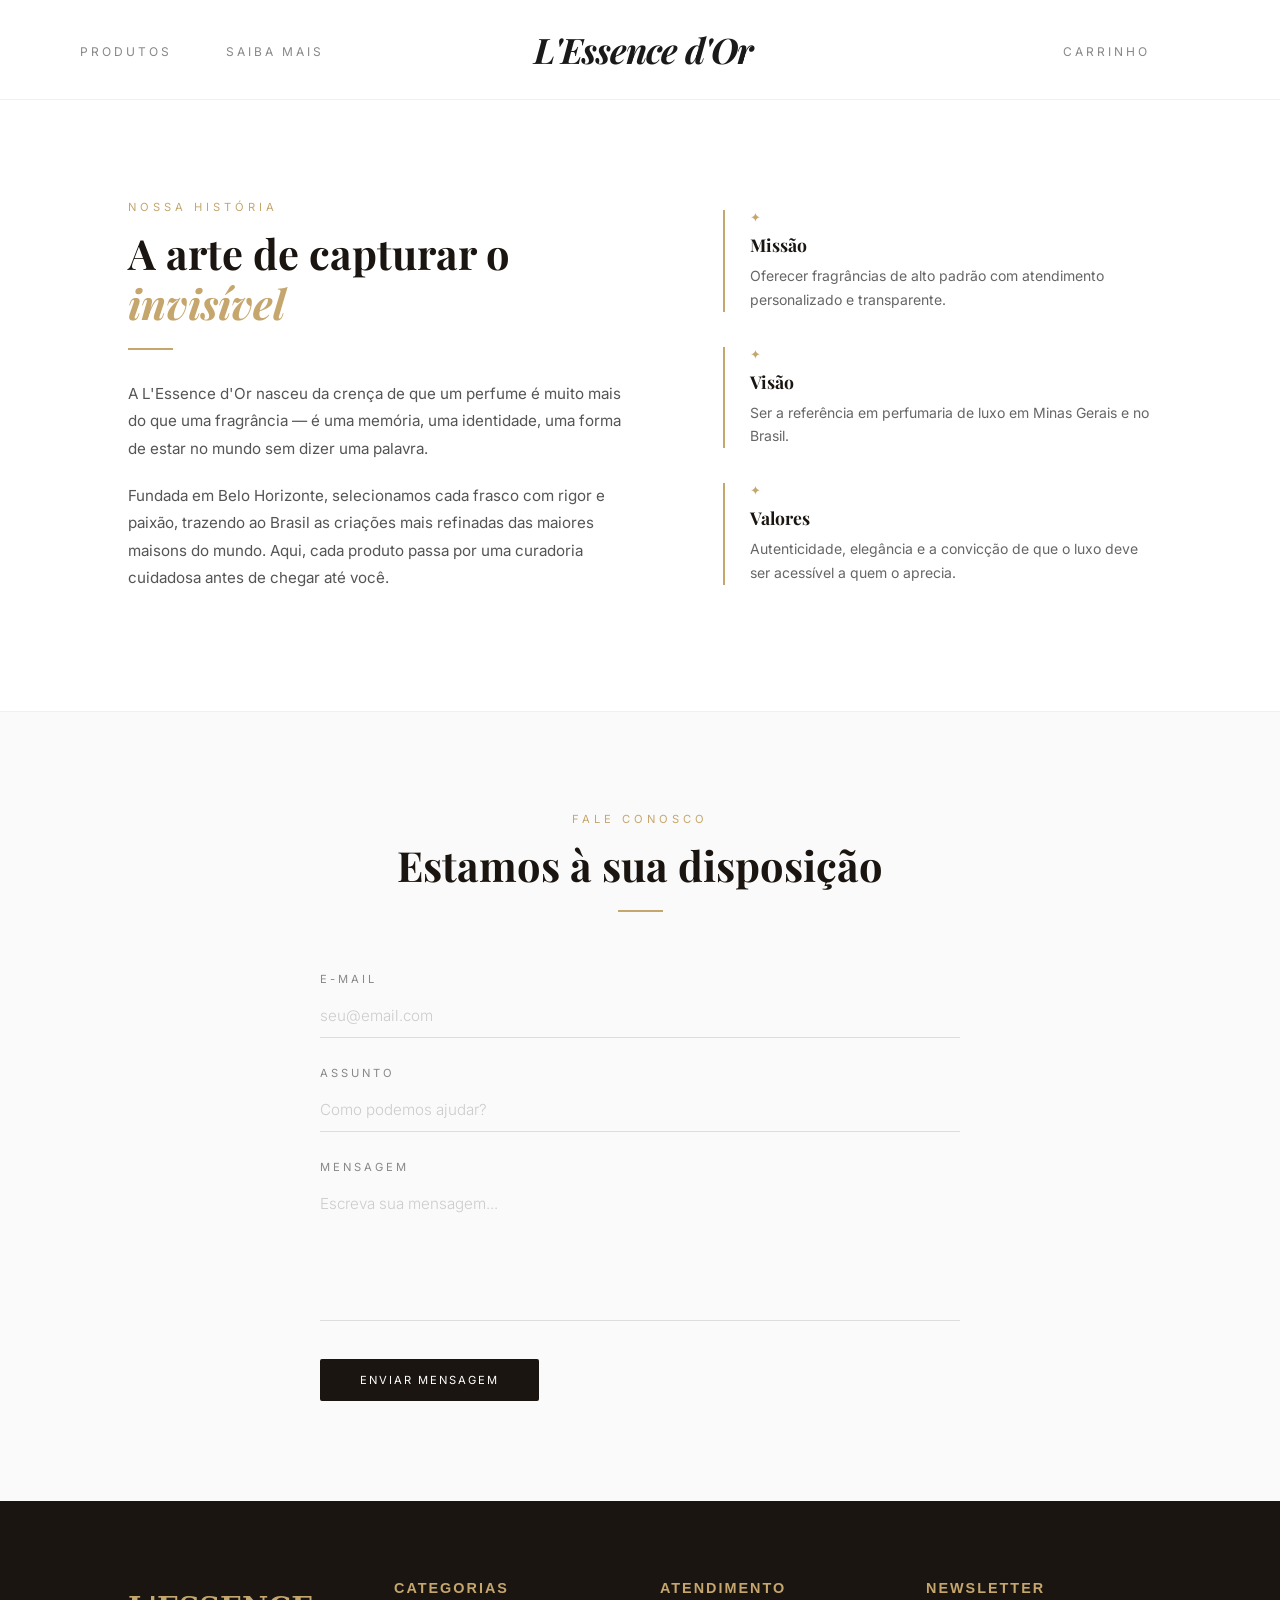
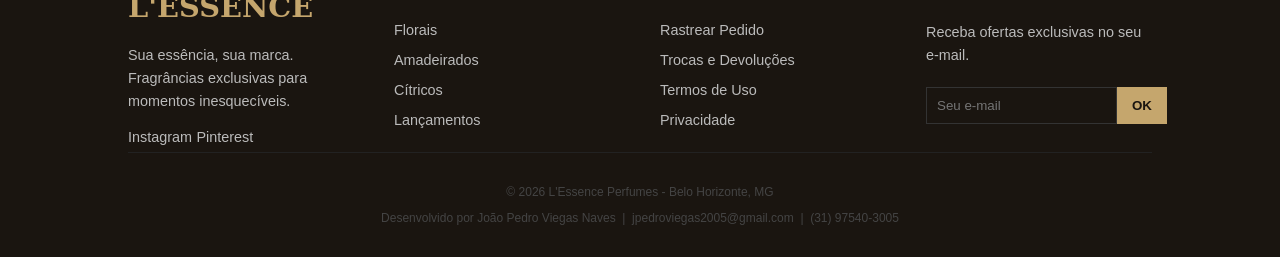
<file: pages/saibaMais.html>
<!DOCTYPE html>
<html lang="pt-BR">
<head>
    <meta charset="UTF-8">
    <meta name="viewport" content="width=device-width, initial-scale=1.0">
    <title>Saiba Mais — L'Essence d'Or</title>
    <link rel="stylesheet" href="./saibaMais.css">
    <link href="https://fonts.googleapis.com/css2?family=Playfair+Display:ital,wght@0,400;0,700;1,700&family=Inter:wght@300;400;500&display=swap" rel="stylesheet">
</head>
<body>
    <!-- ===== CABECARIO ===== -->
    <header class="cabecario">
        <nav class="menu">
            <a href="produtos.html">Produtos</a>
            <a href="saibaMais.html">Saiba Mais</a>
        </nav>
        <a href="../index.html" style="text-decoration: none;">
            <h1 class="titulo">L'Essence d'Or</h1>
        </a>
        <nav class="menu">
            <a class="carrinho" href="#">Carrinho</a>
        </nav>
    </header>
    <!-- ===== SOBRE NÓS ===== -->
    <main>
        <section class="sobre">
            <div class="sobre-texto">
                <p class="sobre-label">Nossa História</p>
                <h2 class="sobre-titulo">A arte de capturar o <em>invisível</em></h2>
                <div class="linha-dourada"></div>
                <p class="sobre-paragrafo">
                    A L'Essence d'Or nasceu da crença de que um perfume é muito mais do que uma fragrância — é uma memória, uma identidade, uma forma de estar no mundo sem dizer uma palavra.
                </p>
                <p class="sobre-paragrafo">
                    Fundada em Belo Horizonte, selecionamos cada frasco com rigor e paixão, trazendo ao Brasil as criações mais refinadas das maiores maisons do mundo. Aqui, cada produto passa por uma curadoria cuidadosa antes de chegar até você.
                </p>
            </div>

            <div class="sobre-missao">
                <div class="missao-item">
                    <span class="missao-icone">✦</span>
                    <h4>Missão</h4>
                    <p>Oferecer fragrâncias de alto padrão com atendimento personalizado e transparente.</p>
                </div>
                <div class="missao-item">
                    <span class="missao-icone">✦</span>
                    <h4>Visão</h4>
                    <p>Ser a referência em perfumaria de luxo em Minas Gerais e no Brasil.</p>
                </div>
                <div class="missao-item">
                    <span class="missao-icone">✦</span>
                    <h4>Valores</h4>
                    <p>Autenticidade, elegância e a convicção de que o luxo deve ser acessível a quem o aprecia.</p>
                </div>
            </div>
        </section>

        <!-- ===== FALE CONOSCO ===== -->
        <section class="contato">
            <div class="contato-header">
                <p class="sobre-label">Fale Conosco</p>
                <h2 class="sobre-titulo">Estamos à sua disposição</h2>
                <div class="linha-dourada"></div>
            </div>

            <div class="formulario-wrapper">
                <div class="formulario">
                    <div class="campo">
                        <label for="email">E-mail</label>
                        <input type="email" id="email" placeholder="seu@email.com">
                    </div>
                    <div class="campo">
                        <label for="assunto">Assunto</label>
                        <input type="text" id="assunto" placeholder="Como podemos ajudar?">
                    </div>
                    <div class="campo">
                        <label for="mensagem">Mensagem</label>
                        <textarea id="mensagem" rows="6" placeholder="Escreva sua mensagem..."></textarea>
                    </div>
                    <button class="btn-enviar">Enviar Mensagem</button>
                </div>
            </div>
        </section>

    </main>
    <!-- ===== RODAPÉ ===== -->
    <footer class="main-footer">
        <div class="footer-container">
            <div class="footer-col">
                <h3 class="footer-logo">L'ESSENCE</h3>
                <p>Sua essência, sua marca. Fragrâncias exclusivas para momentos inesquecíveis.</p>
                <div class="social-links">
                    <a href="#">Instagram</a>
                    <a href="#">Pinterest</a>
                </div>
            </div>
            <div class="footer-col">
                <h4>Categorias</h4>
                <ul>
                    <li><a href="#">Florais</a></li>
                    <li><a href="#">Amadeirados</a></li>
                    <li><a href="#">Cítricos</a></li>
                    <li><a href="#">Lançamentos</a></li>
                </ul>
            </div>
            <div class="footer-col">
                <h4>Atendimento</h4>
                <ul>
                    <li><a href="#">Rastrear Pedido</a></li>
                    <li><a href="#">Trocas e Devoluções</a></li>
                    <li><a href="#">Termos de Uso</a></li>
                    <li><a href="#">Privacidade</a></li>
                </ul>
            </div>
            <div class="footer-col">
                <h4>Newsletter</h4>
                <p>Receba ofertas exclusivas no seu e-mail.</p>
                <div class="footer-subscribe">
                    <input type="email" placeholder="Seu e-mail">
                    <button>OK</button>
                </div>
            </div>
        </div>
        <div class="footer-bottom">
            <p>&copy; 2026 L'Essence Perfumes - Belo Horizonte, MG</p>
            <p>Desenvolvido por João Pedro Viegas Naves &nbsp;|&nbsp; jpedroviegas2005@gmail.com &nbsp;|&nbsp; (31) 97540-3005</p>
        </div>
    </footer>

</body>
</html>
</file>
<file: pages/saibaMais.css>
/* ============================================
   RESET & BASE
   ============================================ */
* {
    box-sizing: border-box;
}

body {
    font-family: 'Inter', sans-serif;
    background-color: #fff;
    color: #333;
    margin: 0;
    padding: 0;
    width: 100%;
}


/* ============================================
   CABEÇÁRIO
   ============================================ */
.cabecario {
    display: flex;
    align-items: center;
    justify-content: space-between;
    padding: 0 80px;
    height: 100px;
    background-color: #fff;
    border-bottom: 1px solid #f0f0f0;
}

.titulo {
    font-family: 'Playfair Display', serif;
    font-size: 2.2rem;
    font-weight: 700;
    font-style: italic;
    color: #1a1a1a;
    letter-spacing: -1px;
    margin-left: -150px;
}

.menu a {
    text-decoration: none;
    color: #888;
    font-family: 'Inter', sans-serif;
    font-size: 0.75rem;
    text-transform: uppercase;
    letter-spacing: 3px;
    transition: color 0.3s ease;
    margin-right: 50px;
}

.menu a:hover {
    color: #d4af37;
}


/* ============================================
   SEÇÃO SOBRE
   ============================================ */
.sobre {
    display: flex;
    gap: 80px;
    padding: 100px 10%;
    align-items: flex-start;
    border-bottom: 1px solid #f0f0f0;
}

.sobre-texto {
    flex: 1.2;
}

.sobre-label {
    font-size: 0.7rem;
    text-transform: uppercase;
    letter-spacing: 4px;
    color: #c5a66d;
    margin: 0 0 14px 0;
}

.sobre-titulo {
    font-family: 'Playfair Display', serif;
    font-size: 2.6rem;
    font-weight: 700;
    color: #1a1510;
    margin: 0 0 20px 0;
    line-height: 1.2;
}

.sobre-titulo em {
    color: #c5a66d;
    font-style: italic;
}

.linha-dourada {
    width: 45px;
    height: 2px;
    background: #c5a66d;
    margin-bottom: 30px;
}

.sobre-paragrafo {
    font-size: 0.95rem;
    color: #555;
    line-height: 1.8;
    margin: 0 0 20px 0;
    max-width: 520px;
}


.sobre-missao {
    flex: 1;
    display: flex;
    flex-direction: column;
    gap: 35px;
    padding-top: 10px;
}

.missao-item {
    border-left: 2px solid #c5a66d;
    padding-left: 25px;
}

.missao-icone {
    display: block;
    color: #c5a66d;
    font-size: 0.8rem;
    margin-bottom: 8px;
}

.missao-item h4 {
    font-family: 'Playfair Display', serif;
    font-size: 1.1rem;
    color: #1a1510;
    margin: 0 0 8px 0;
}

.missao-item p {
    font-size: 0.875rem;
    color: #666;
    line-height: 1.7;
    margin: 0;
}


/* ============================================
   SEÇÃO CONTATO / FORMULÁRIO
   ============================================ */
.contato {
    padding: 100px 10%;
    background-color: #fafafa;
}

.contato-header {
    text-align: center;
    margin-bottom: 60px;
}

.contato-header .linha-dourada {
    margin: 0 auto;
}

.formulario-wrapper {
    display: flex;
    justify-content: center;
}

.formulario {
    width: 100%;
    max-width: 640px;
    display: flex;
    flex-direction: column;
    gap: 28px;
}

.campo {
    display: flex;
    flex-direction: column;
    gap: 8px;
}

.campo label {
    font-size: 0.7rem;
    text-transform: uppercase;
    letter-spacing: 3px;
    color: #888;
}

.campo input,
.campo textarea {
    border: none;
    border-bottom: 1px solid #ddd;
    padding: 12px 0;
    font-family: 'Inter', sans-serif;
    font-size: 0.95rem;
    color: #1a1510;
    background: transparent;
    outline: none;
    transition: border-color 0.3s ease;
    resize: none;
}

.campo input:focus,
.campo textarea:focus {
    border-bottom-color: #c5a66d;
}

.campo input::placeholder,
.campo textarea::placeholder {
    color: #ccc;
    font-weight: 300;
}

.btn-enviar {
    align-self: flex-start;
    background: #1a1510;
    color: #fff;
    padding: 14px 40px;
    border: none;
    cursor: pointer;
    text-transform: uppercase;
    font-family: 'Inter', sans-serif;
    font-size: 0.7rem;
    letter-spacing: 2px;
    transition: background 0.3s ease, transform 0.2s ease;
    border-radius: 2px;
    margin-top: 10px;
}

.btn-enviar:hover {
    background: #c5a66d;
    transform: translateY(-2px);
}

@media (max-width: 900px) {
    .sobre {
        flex-direction: column;
        gap: 50px;
        padding: 60px 6%;
    }

    .cabecario {
        padding: 0 30px;
    }

    .titulo {
        margin-left: 0;
    }

    .contato {
        padding: 60px 6%;
    }
}


/* ============================================
   RODAPÉ
   ============================================ */
.main-footer {
    background-color: #1a1510;
    color: #fff;
    padding: 60px 10% 20px 10%;
    margin-top: 0;
    font-family: Arial, sans-serif;
}

.footer-container {
    display: flex;
    justify-content: space-between;
    gap: 40px;
    flex-wrap: wrap;
}

.footer-col {
    flex: 1;
    min-width: 200px;
}

.footer-logo {
    font-family: 'Serif', serif;
    font-size: 1.8rem;
    color: #c5a66d;
    margin-bottom: 20px;
}

.footer-col h4 {
    color: #c5a66d;
    text-transform: uppercase;
    font-size: 0.9rem;
    letter-spacing: 2px;
    margin-bottom: 25px;
}

.footer-col p {
    font-size: 0.9rem;
    line-height: 1.6;
    color: #bbb;
}

.footer-col ul {
    list-style: none;
    padding: 0;
}

.footer-col ul li {
    margin-bottom: 12px;
}

.footer-col ul li a,
.footer-col a {
    color: #bbb;
    text-decoration: none;
    font-size: 0.9rem;
    transition: color 0.3s, padding-left 0.3s;
}

.footer-col ul li a:hover,
.footer-col a:hover {
    color: #c5a66d;
    padding-left: 5px;
}

.footer-subscribe {
    display: flex;
    margin-top: 20px;
}

.footer-subscribe input {
    background: transparent;
    border: 1px solid #333;
    padding: 10px;
    color: #fff;
    flex: 1;
}

.footer-subscribe button {
    background: #c5a66d;
    border: none;
    color: #1a1510;
    padding: 0 15px;
    cursor: pointer;
    font-weight: bold;
}

.footer-bottom {
    border-top: 1px solid #222;
    margin-top: 50px;
    padding-top: 20px;
    text-align: center;
    font-size: 0.8rem;
    color: #666;
    margin-top: 6px;
    font-size: 0.75rem;
    color: #444;
}
</file>
